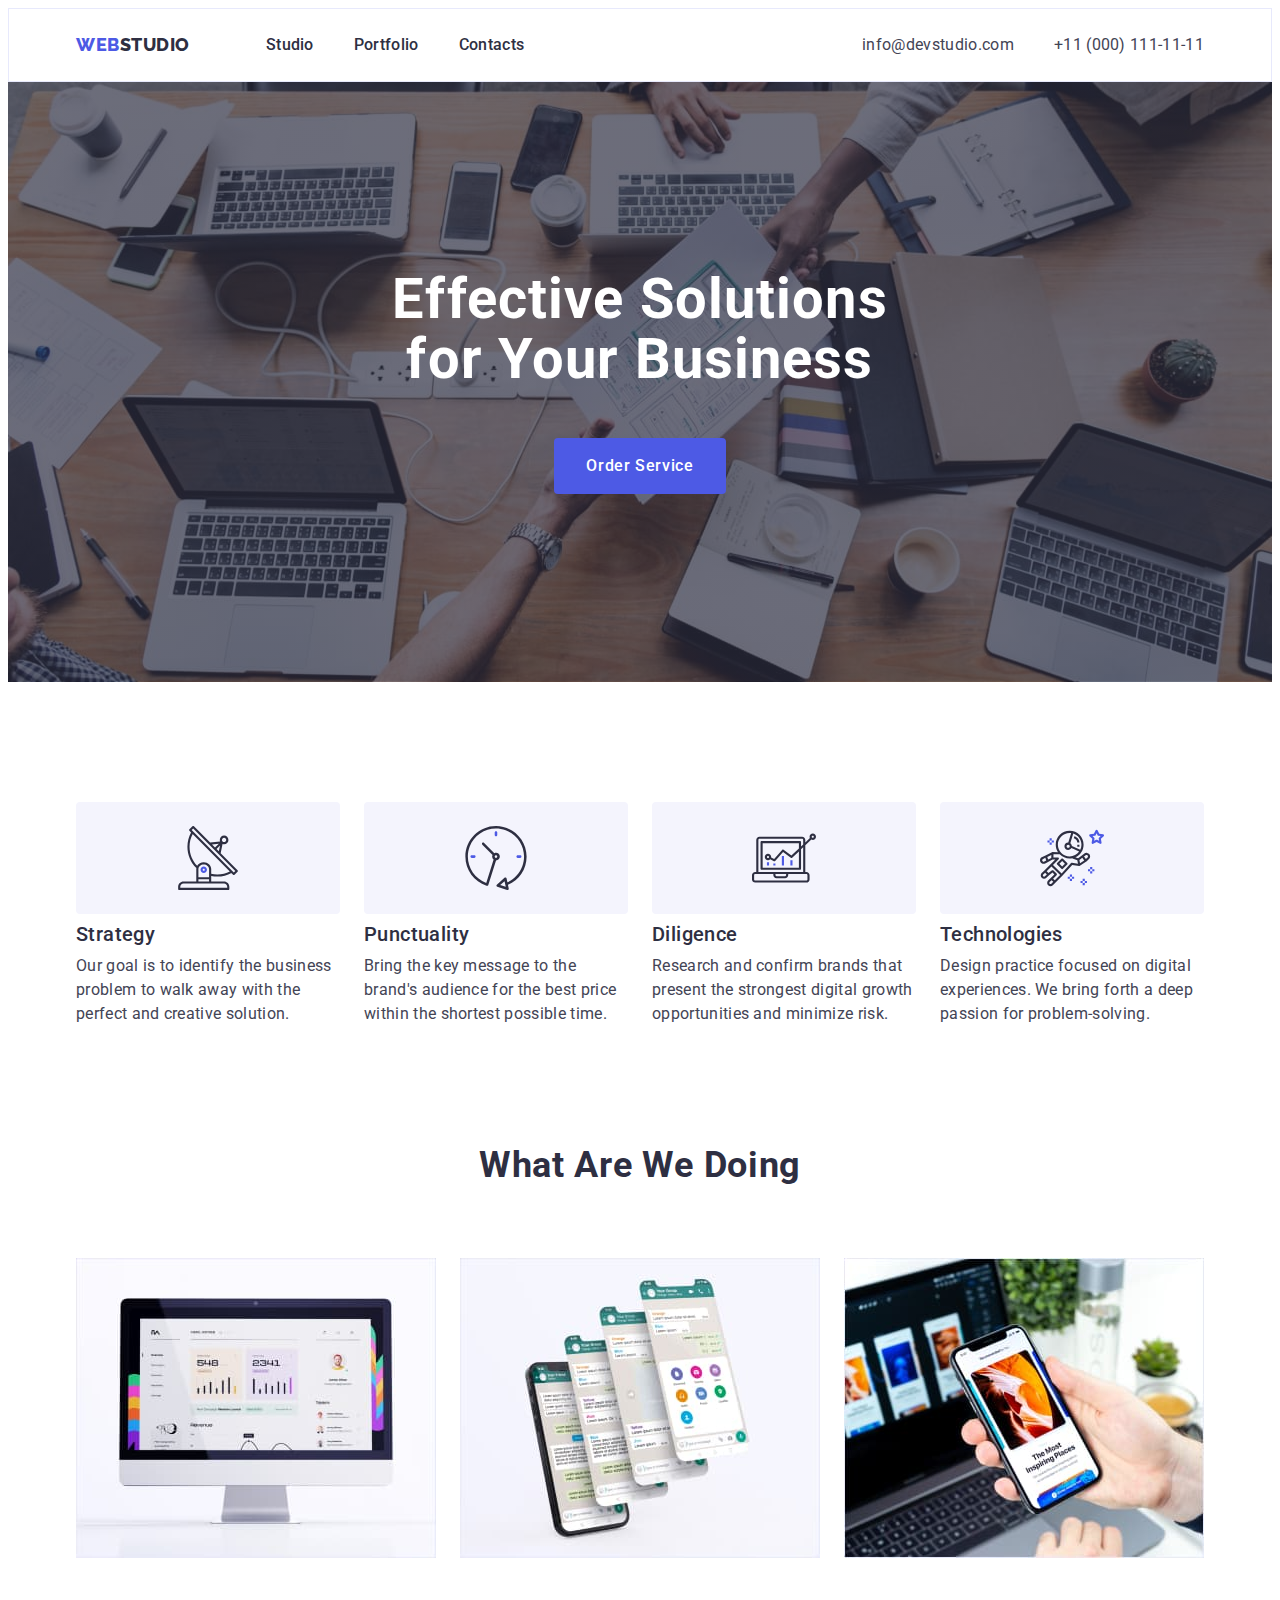
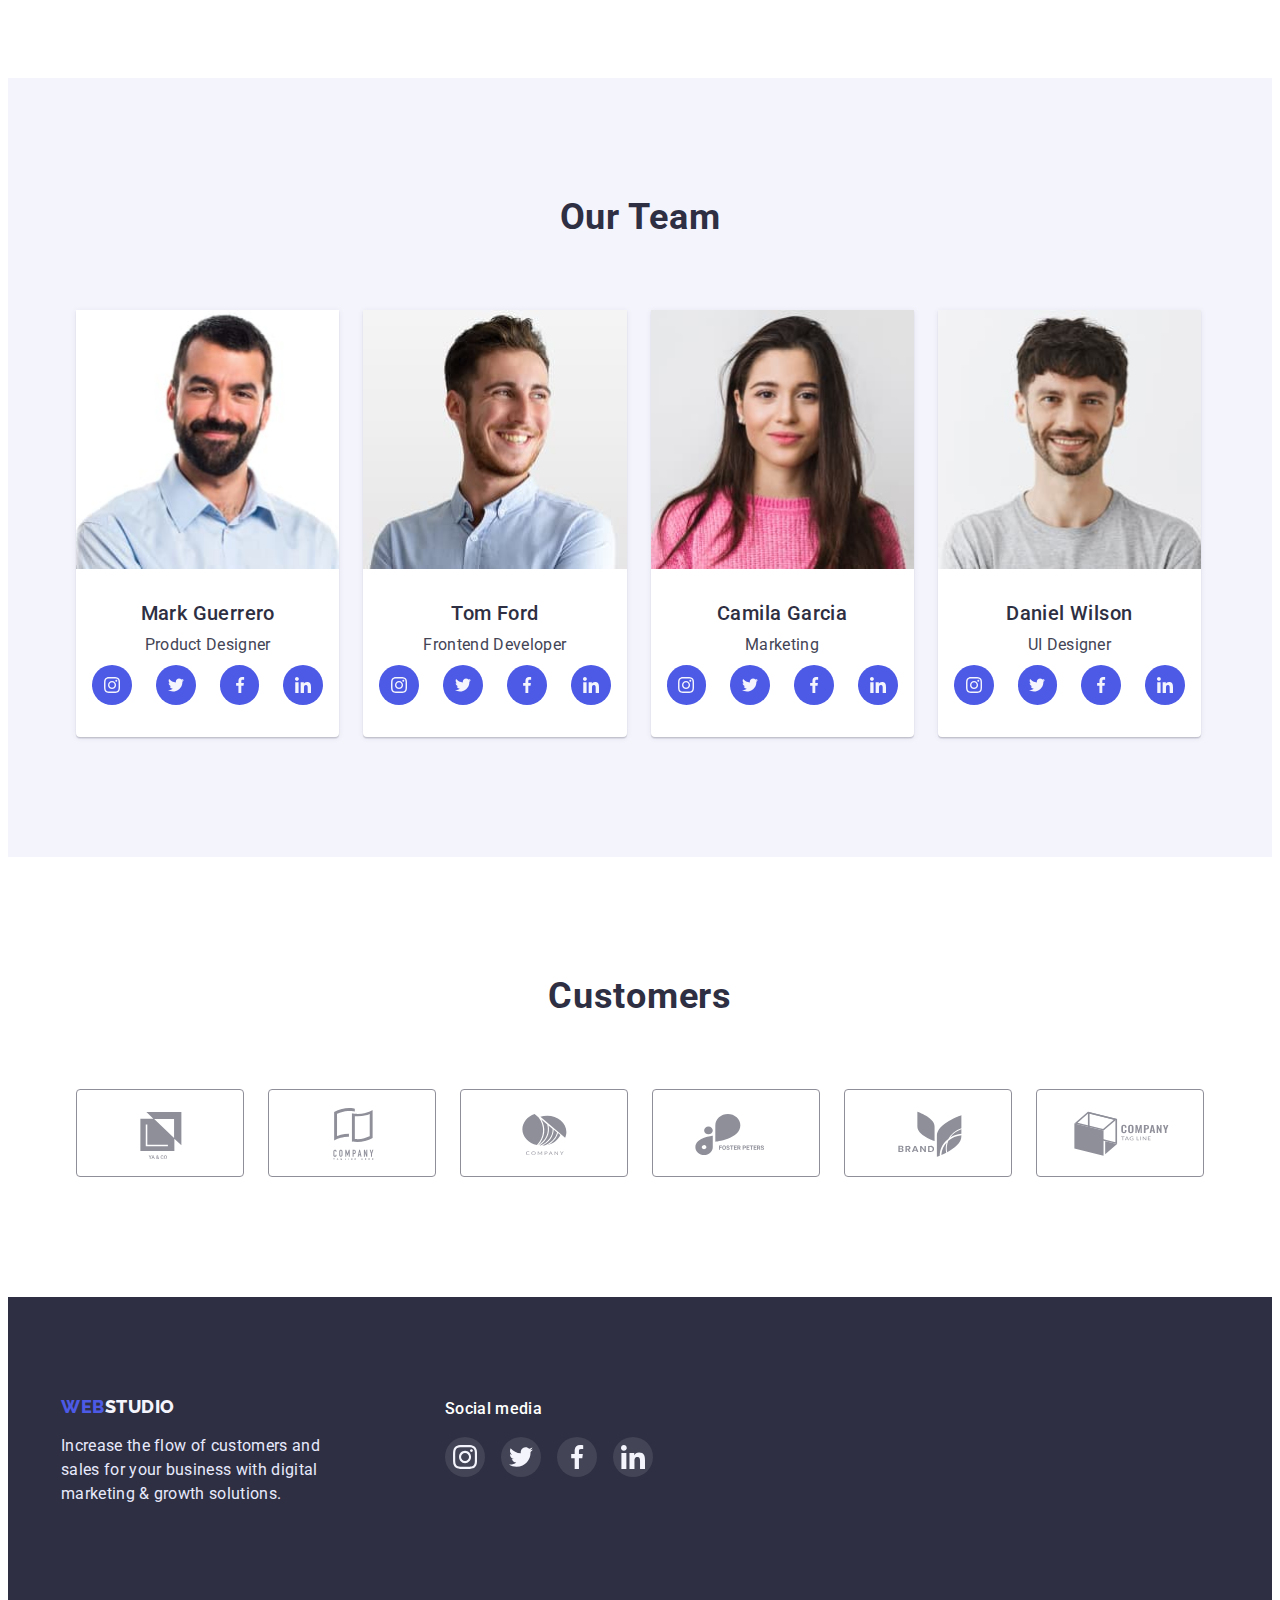
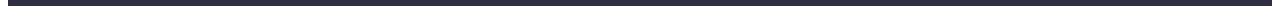
<file: index.html>
<!DOCTYPE html>
<html lang="en">
    <head>
            <meta charset="UTF-8">
            <meta http-equiv="X-UA-Compatible" content="IE=edge">
            <meta name="viewport" content="width=device-width, initial-scale=1.0">
            <title>WebStudio</title>
            <link rel="stylesheet" href="https://cdnjs.cloudflare.com/ajax/libs/modern-normalize/1.1.0/modern-normalize.min.css" integrity="sha512-wpPYUAdjBVSE4KJnH1VR1HeZfpl1ub8YT/NKx4PuQ5NmX2tKuGu6U/JRp5y+Y8XG2tV+wKQpNHVUX03MfMFn9Q==" crossorigin="anonymous" referrerpolicy="no-referrer">
            <link rel="preconnect" href="https://fonts.googleapis.com">
            <link rel="preconnect" href="https://fonts.gstatic.com" crossorigin>
            <link href="https://fonts.googleapis.com/css2?family=Raleway:wght@800&family=Roboto:wght@400;500;700;900&display=swap" rel="stylesheet">
            <link rel="stylesheet" href="./css/styles.css">
    </head>
    <body >
        <header class="header">
            <div class="container header-container">
                <nav class="header-navigation">
                    <a href="./index.html" class="header-logo link"><span class="logo-span">Web</span>studio</a>
                    <ul class="header-list list ">
                        <li class="header-item "><a href="./index.html" class="header-link link">Studio</a></li>
                        <li class="header-item"><a href="./portfolio.html" class="header-link link">Portfolio</a></li>
                        <li class="header-item"><a href="" class="header-link link">Contacts</a></li>
                    </ul>
                </nav>
                <address class="header-adress">
                    <ul class="header-adress-list list">
                        <li class="header-adress-link"><a href="mailto:info@devstudio.com" class="header-mail link">info@devstudio.com</a></li>
                        <li class="header-adress-link"><a href="tel:+110001111111" class="header-telephon link">+11 (000) 111-11-11</a></li>
                    </ul>
                </address>
            </div>
        </header>
        <main class="main">
            <!-- hero saction -->
            <section class="hero-saction ">
                <div class="container">
                    <h1 class="hero-head">Effective Solutions
                        for Your Business</h1>
                    <button type="button" class="hero-btn">Order Service</button>
                </div>    
            </section>
            <!--/hero section-->

            <!--Advantages section 2-->
            <section class="section">
                <div class="container">
                    <h2 class="adventages-head visual-hidden">Advantages</h2>
                    <ul class="adventages-list list">
                        <li class="adventages-item">
                            <div class="advantages-icon">
                                <svg class="advantages-image" width="64px" height="64px">
                                    <use href="./images/symbol-defs.svg#icon-antenna"></use>
                                </svg>
                            </div>
                            <h3 class="adventages-title">Strategy</h3>
                            <p class="adventages-text">Our goal is to identify the business
                        
                                problem to walk away with the perfect and creative solution.</p>
                        </li>
                        <li class="adventages-item">
                            <div class="advantages-icon">
                                <svg class="advantages-image" width="64px" height="64px">
                                    <use href="./images/symbol-defs.svg#icon-clock"></use>
                                </svg>
                            </div>
                            <h3 class="adventages-title">Punctuality</h3>
                            <p class="adventages-text">Bring the key message to the brand's audience for the best price within the shortest possible time.</p>
                        </li>

                        <li class="adventages-item">
                            <div class="advantages-icon">
                                <svg class="advantages-image" width="64px" height="64px">
                                    <use href="./images/symbol-defs.svg#icon-diagram"></use>
                                </svg>
                            </div>
                            <h3 class="adventages-title">Diligence</h3>
                            <p class="adventages-text">Research and confirm brands that present the strongest digital growth opportunities and minimize risk.</p>
                        </li>
                        <li class="adventages-item">
                            <div class="advantages-icon">
                                <svg class="advantages-image" width="64px" height="64px">
                                    <use href="./images/symbol-defs.svg#icon-astronaut"></use>
                                </svg>
                            </div>
                            <h3 class="adventages-title">Technologies</h3>
                            <p class="adventages-text">Design practice focused on digital experiences. We bring forth a deep passion for problem-solving.</p>
                        </li>
                    </ul>
                </div>
            </section>
            <!--/Advantages-->

            <!--What are we doing section 3-->
            <section class="what-we-doing-section">
                <div class="container">
                    <h2 class="what-we-doing-title">What are we doing</h2>
                    <ul class="what-we-doing-list list">
                        <li class="what-we-doing-item"><img class="what-we-doing-img" src="./images/images1-1.jpg" alt="foto" width="360"></li>
                        <li class="what-we-doing-item"><img class="what-we-doing-img" src="./images/images2-2.jpg" alt="foto" width="360"></li>
                        <li class="what-we-doing-item"><img class="what-we-doing-img" src="./images/images3-3.jpg" alt="foto" width="360"></li>
                    </ul>
                </div>
            </section>
            <!--/What are we doing-->

            <!--Our Team section 4-->
            <section class="our-team-section section">
               <div class="container our-team-container">
                    <h2 class="our-team-head">Our Team</h2>
                    <ul class="our-team-list list">
                        <li class="our-team-item">
                            <img class="our-team-img" src="./images/images1.jpg" alt="mark" width="264">
                            <div class="our-team-text-block">
                                <h3 class="our-team-title">Mark Guerrero</h3>
                                <p class="our-team-text">Product Designer</p>
                                <ul class="our-times-social-list list">
                                    <li class="our-times-social-item">
                                        <a href="" class="our-times-social-link">
                                            <svg class="our-tines-social-icon" width="16px" height="16px">
                                                <use href="./images/symbol-defs.svg#icon-instagram"></use>
                                            </svg>
                                        </a>
                                    </li>
                                    <li class="our-times-social-item">
                                        <a href="" class="our-times-social-link">
                                            <svg class="our-tines-social-icon" width="16px" height="16px">
                                                <use href="./images/symbol-defs.svg#icon-twitter"></use>
                                            </svg>
                                        </a>
                                    </li>
                                    <li class="our-times-social-item">
                                        <a href="" class="our-times-social-link">
                                            <svg class="our-tines-social-icon" width="16px" height="16px">
                                                <use href="./images/symbol-defs.svg#icon-facebook"></use>
                                            </svg>
                                        </a>
                                    </li>
                                    <li class="our-times-social-item">
                                        <a href="" class="our-times-social-link">
                                            <svg class="our-tines-social-icon" width="16px" height="16px">
                                                <use href="./images/symbol-defs.svg#icon-linkedin"></use>
                                            </svg>
                                        </a>
                                    </li>
                                </ul>
                            </div>
                        </li>
                        <li class="our-team-item">
                            <img class="our-team-img" src="./images/images2.jpg" alt="tom" width="264">
                            <div class="our-team-text-block">
                                <h3 class="our-team-title">Tom Ford</h3>
                                <p class="our-team-text">Frontend Developer</p>
                                <ul class="our-times-social-list list">
                                    <li class="our-times-social-item">
                                        <a href="" class="our-times-social-link">
                                            <svg class="our-tines-social-icon" width="16px" height="16px">
                                                <use href="./images/symbol-defs.svg#icon-instagram"></use>
                                            </svg>
                                        </a>
                                    </li>
                                    <li class="our-times-social-item">
                                        <a href="" class="our-times-social-link">
                                            <svg class="our-tines-social-icon" width="16px" height="16px">
                                                <use href="./images/symbol-defs.svg#icon-twitter"></use>
                                            </svg>
                                        </a>
                                    </li>
                                    <li class="our-times-social-item">
                                        <a href="" class="our-times-social-link">
                                            <svg class="our-tines-social-icon" width="16px" height="16px">
                                                <use href="./images/symbol-defs.svg#icon-facebook"></use>
                                            </svg>
                                        </a>
                                    </li>
                                    <li class="our-times-social-item">
                                        <a href="" class="our-times-social-link">
                                            <svg class="our-tines-social-icon" width="16px" height="16px">
                                                <use href="./images/symbol-defs.svg#icon-linkedin"></use>
                                            </svg>
                                        </a>
                                    </li>
                                </ul>
                            </div>
                        </li>
                        <li class="our-team-item">
                            <img class="our-team-img" src="./images/images3.jpg" alt="Camila" width="264">
                            <div class="our-team-text-block">
                                <h3 class="our-team-title">Camila Garcia</h3>
                                <p class="our-team-text">Marketing</p>
                                <ul class="our-times-social-list list">
                                    <li class="our-times-social-item">
                                        <a href="" class="our-times-social-link">
                                            <svg class="our-tines-social-icon" width="16px" height="16px">
                                                <use href="./images/symbol-defs.svg#icon-instagram"></use>
                                            </svg>
                                        </a>
                                    </li>
                                    <li class="our-times-social-item">
                                        <a href="" class="our-times-social-link">
                                            <svg class="our-tines-social-icon" width="16px" height="16px">
                                                <use href="./images/symbol-defs.svg#icon-twitter"></use>
                                            </svg>
                                        </a>
                                    </li>
                                    <li class="our-times-social-item">
                                        <a href="" class="our-times-social-link">
                                            <svg class="our-tines-social-icon" width="16px" height="16px">
                                                <use href="./images/symbol-defs.svg#icon-facebook"></use>
                                            </svg>
                                        </a>
                                    </li>
                                    <li class="our-times-social-item">
                                        <a href="" class="our-times-social-link">
                                            <svg class="our-tines-social-icon" width="16px" height="16px">
                                                <use href="./images/symbol-defs.svg#icon-linkedin"></use>
                                            </svg>
                                         </a>
                                    </li>
                                </ul>
                            </div>
                        </li>
                        <li class="our-team-item">
                            <img class="our-team-img"  src="./images/images4.jpg" alt="Daniel" width="264">
                            <div class="our-team-text-block">
                                <h3 class="our-team-title">Daniel Wilson</h3>
                                <p class="our-team-text">UI Designer</p>
                                <ul class="our-times-social-list list">
                                    <li class="our-times-social-item">
                                        <a href="" class="our-times-social-link">
                                            <svg class="our-tines-social-icon" width="16px" height="16px">
                                                <use href="./images/symbol-defs.svg#icon-instagram"></use>
                                            </svg>
                                        </a>
                                    </li>
                                    <li class="our-times-social-item">
                                        <a href="" class="our-times-social-link">
                                            <svg class="our-tines-social-icon" width="16px" height="16px">
                                                <use href="./images/symbol-defs.svg#icon-twitter"></use>
                                            </svg>
                                        </a>
                                    </li>
                                    <li class="our-times-social-item">
                                        <a href="" class="our-times-social-link">
                                            <svg class="our-tines-social-icon" width="16px" height="16px">
                                                <use href="./images/symbol-defs.svg#icon-facebook"></use>
                                            </svg>
                                        </a>
                                    </li>
                                    <li class="our-times-social-item">
                                        <a href="" class="our-times-social-link">
                                            <svg class="our-tines-social-icon" width="16px" height="16px">
                                                <use href="./images/symbol-defs.svg#icon-linkedin"></use>
                                            </svg>
                                        </a>
                                    </li>
                                </ul>
                            </div>
                        </li>
                    </ul>
               </div>
            </section>
            <!--/Our Team-->

             <!--customers-->

            <section class="customers-section">
                <div class="customers-container">
                    <h2 class="customers-title">Customers</h2>
                    <ul class="customers-list list" >
                        <li class="customers-item">
                            <a href="" class="customer-link">
                                <svg class="customer-image" width="104px" height="56px">
                                    <use href="./images/symbol-defs.svg#icon-logo6"></use>
                                </svg>
                            </a>
                        </li>
                        <li class="customers-item">
                            <a href="" class="customer-link">
                                <svg class="customer-image" width="104px" height="56px">
                                    <use href="./images/symbol-defs.svg#icon-logo1"></use>
                                </svg>
                            </a>
                        </li>
                        <li class="customers-item">
                            <a href="" class="customer-link">
                                <svg class="customer-image" width="104px" height="56px">
                                    <use href="./images/symbol-defs.svg#icon-logo2"></use>
                                </svg>
                            </a>
                        </li>
                        <li class="customers-item">
                            <a href="" class="customer-link">
                                <svg class="customer-image" width="104px" height="56px">
                                    <use href="./images/symbol-defs.svg#icon-logo3"></use>
                                </svg>
                            </a>
                        </li>
                        <li class="customers-item">
                            <a href="" class="customer-link">
                                <svg class="customer-image" width="104px" height="56px">
                                    <use href="./images/symbol-defs.svg#icon-logo4"></use>
                                </svg>
                            </a>
                        </li>
                        <li class="customers-item">
                            <a href="" class="customer-link">
                                <svg class="customer-image" width="104px" height="56px">
                                    <use href="./images/symbol-defs.svg#icon-logo5"></use>
                                </svg>
                            </a>
                        </li>
                    </ul>

                </div>
            </section>
        </main>

        <!--/customers-->
            
        <footer class="footer">
            <div class="container-footer">
                <div class="footer-section">
                    <ul class="footer-list list">       
                        <li class="footer-item"><a href="./index.html" class="footer-logo link"><span class="logo-span">Web</span>Studio</a></li>
                        <li class="footer-item"><p class="footer-text">Increase the flow of customers and sales for your business with digital marketing & growth solutions.</p></li>
                    </ul>
                </div>
                <div class="footer-section">
                    <div class="footer-social-section">
                        <p class="footer-social-title">Social media</p>
                        <ul class="footer-social-lisst list">
                            <li class="footer-social-item">
                                <a href="" class="footer-social-link link">
                                    <svg class="footer-social-image" width="24px" height="24px">
                                        <use href="./images/symbol-defs.svg#icon-instagram"></use>
                                    </svg>
                                </a>
                            </li>
                            <li class="footer-social-item">
                                <a href="" class="footer-social-link link">
                                    <svg class="footer-social-image" width="24px" height="24px">
                                        <use href="./images/symbol-defs.svg#icon-twitter"></use>
                                    </svg>
                                </a>
                            </li>
                            <li class="footer-social-item">
                                <a href="" class="footer-social-link link">
                                    <svg class="footer-social-image" width="24px" height="24px">
                                            <use href="./images/symbol-defs.svg#icon-facebook"></use>
                                    </svg>
                                </a>
                            </li>
                            <li class="footer-social-item">
                                <a href="" class="footer-social-link link">
                                    <svg class="footer-social-image" width="24px" height="24px">
                                        <use href="./images/symbol-defs.svg#icon-linkedin"></use>
                                    </svg>
                                </a>
                            </li>
                        </ul>
                    </div>
                </div>       
            </div>   
                
        </footer>
    </body>
</html>
</file>
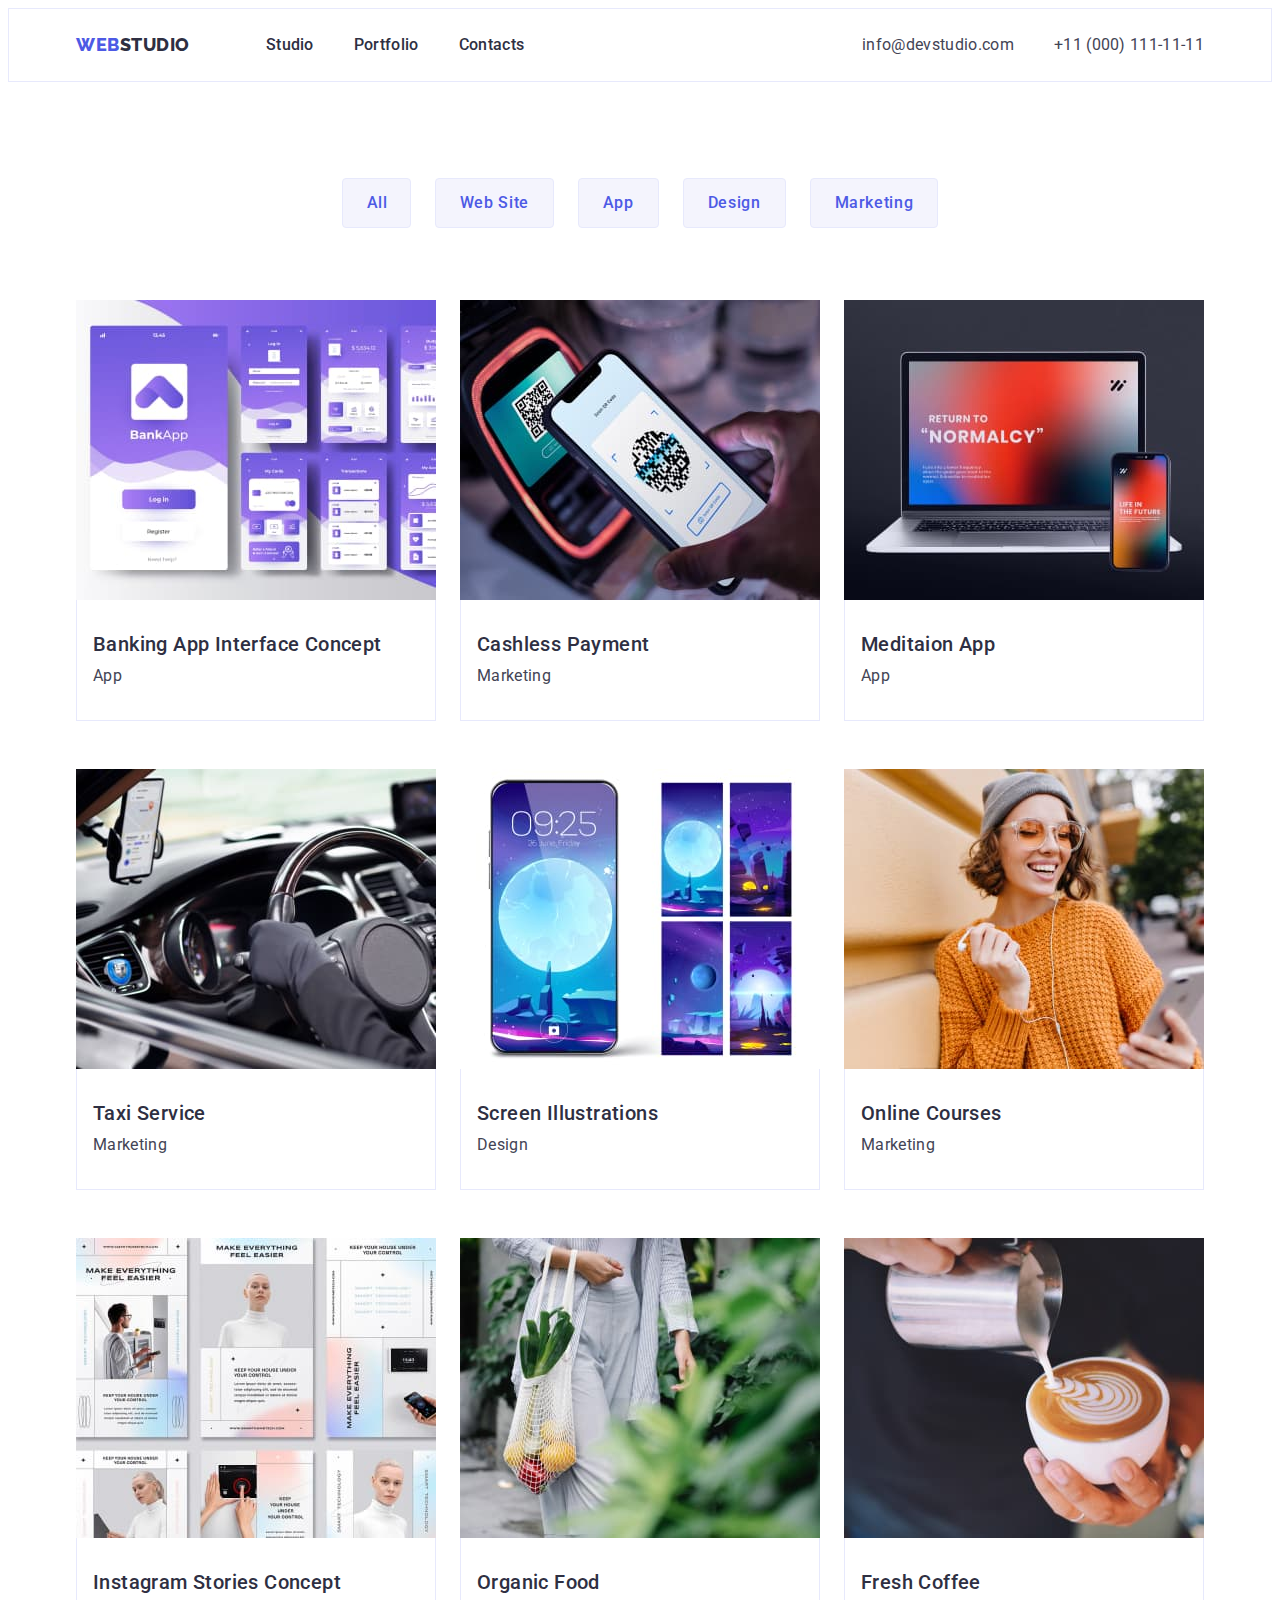
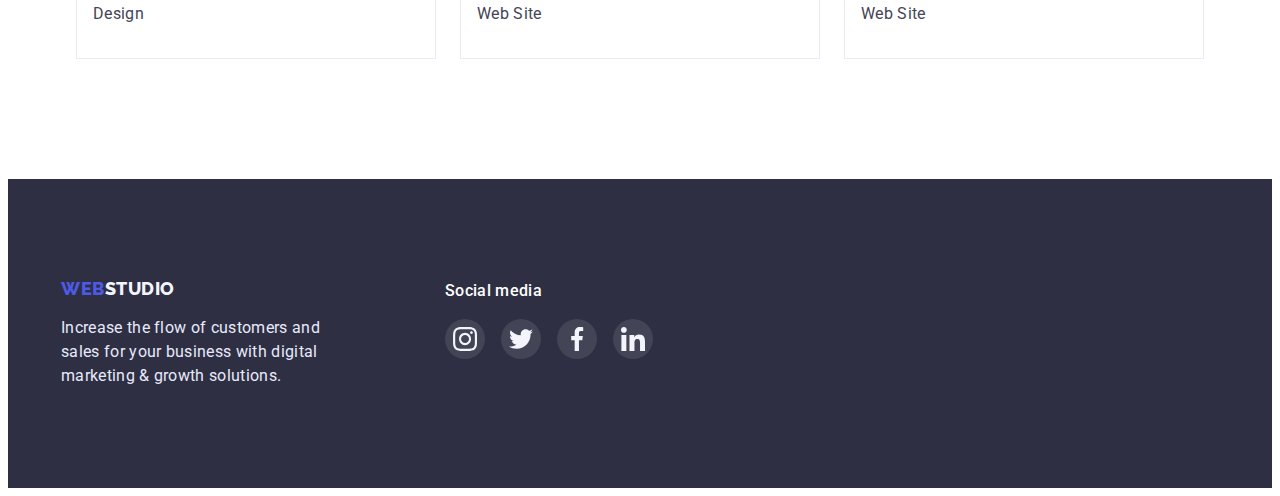
<file: portfolio.html>
<!DOCTYPE html>
<html lang="en">
<head>
    <meta charset="UTF-8">
    <meta http-equiv="X-UA-Compatible" content="IE=edge">
    <meta name="viewport" content="width=device-width, initial-scale=1.0">
    <title>Portfolio</title>
    <link rel="stylesheet" href="https://cdnjs.cloudflare.com/ajax/libs/modern-normalize/1.1.0/modern-normalize.min.css" integrity="sha512-wpPYUAdjBVSE4KJnH1VR1HeZfpl1ub8YT/NKx4PuQ5NmX2tKuGu6U/JRp5y+Y8XG2tV+wKQpNHVUX03MfMFn9Q==" crossorigin="anonymous" referrerpolicy="no-referrer" >
    <link rel="preconnect" href="https://fonts.googleapis.com">
    <link rel="preconnect" href="https://fonts.gstatic.com" crossorigin>
    <link href="https://fonts.googleapis.com/css2?family=Raleway:wght@800&family=Roboto:wght@400;500;700;900&display=swap" rel="stylesheet">
    <link rel="stylesheet" href="./css/styles.css">
</head>
<body>
    <header class="header">
        <div class="container header-container">
            <nav class="header-navigation">
                <a href="./index.html" class="header-logo link"><span class="logo-span">Web</span>studio</a>
                <ul class="header-list list ">
                    <li class="header-item "><a href="./index.html" class="header-link link">Studio</a></li>
                    <li class="header-item"><a href="./portfolio.html" class="header-link link">Portfolio</a></li>
                    <li class="header-item"><a href="" class="header-link link">Contacts</a></li>
                </ul>
            </nav>
            <address class="header-adress">
                <ul class="header-adress-list list">
                    <li class="header-adress-link"><a href="mailto:info@devstudio.com" class="header-mail link">info@devstudio.com</a></li>
                    <li class="header-adress-link"><a href="tel:+110001111111" class="header-telephon link">+11 (000) 111-11-11</a></li>
                </ul>
            </address>
        </div>
    </header>
    
        

    <main class="portfolio-main">
        <section class="portfolio-section">
            <div class="portfolio-container container">
                <h1 class="portfolio-head visual-hidden">Portfolio</h1>
    
                <!-- Portfolio filtres -->
    
                <ul class="portfolio-list list">
                    <Li class="portfolio-item">
                        <a href="" class="portfolio-link link">
                            <button type="button" class="portfolio-btn portfolio-btn-all">All</button>
                        </a>
                    </Li>
                    <Li class="portfolio-item">
                        <a href="" class="portfolio-link link">
                            <button type="button" class="portfolio-btn">Web Site</button>
                        </a>
                    </Li>
                    <Li class="portfolio-item">
                        <a href="" class="portfolio-link link">
                            <button type="button" class="portfolio-btn">App</button>
                        </a>
                    </Li>
                    <Li class="portfolio-item">
                        <a href="" class="portfolio-link link">
                            <button type="button" class="portfolio-btn">Design</button>
                        </a></Li>
                    <Li class="portfolio-item">
                        <a href="" class="portfolio-link link">
                            <button type="button" class="portfolio-btn">Marketing</button>
                        </a>
                    </Li>
                </ul>
            <!-- /Portfolio filtres -->
                <ul class="cards-list">
                    <li class="cards-items">
                        <a href="" class="cards-link link">
                            <img class="cards-img" src="./images/sample-images/1.jpg" alt="interface" width="360" height="300">
                            <div class="cards-border">
                                <h2 class="cards-title">Banking App Interface Concept</h2>
                                <p class="cards-text">App</p>
                            </div>
                        </a>        
                    </li>
                    <li class="cards-items">
                        <a href="" class="cards-link link">
                            <img class="cards-img" src="./images/sample-images/2.jpg" alt="cashless payment" width="360" height="300">
                            <div class="cards-border">
                                <h2 class="cards-title">Cashless Payment</h2>
                                <p class="cards-text">Marketing</p>
                            </div>
                        </a>        
                    </li>
                    <li class="cards-items">
                        <a href="" class="cards-link link">
                            <img class="cards-img" src="./images/sample-images/3.jpg" alt="laptop" width="360" height="300">
                            <div class="cards-border">
                                <h2 class="cards-title">Meditaion App</h2>
                                <p class="cards-text">App</p>
                            </div>
                        </a>        
                    </li>
                    <li class="cards-items">
                        <a href="" class="cards-link link">
                            <img class="cards-img" src="./images/sample-images/4.jpg" alt="interior of the car" width="360" height="300">
                           <div class="cards-border">
                                <h2 class="cards-title">Taxi Service</h2>
                                <p class="cards-text">Marketing</p>
                            </div>
                        </a>        
                          
                    </li>
                    <li class="cards-items">
                        <a href="" class="cards-link link">
                            <img class="cards-img" src="./images/sample-images/5.jpg" alt="smartphone" width="360" height="300">
                            <div class="cards-border">
                                <h2 class="cards-title">Screen Illustrations</h2>
                                <p class="cards-text">Design</p>
                            </div>
                        </a>        
                    </li>
                    <li class="cards-items">
                        <a href="" class="cards-link link">
                            <img class="cards-img" src="./images/sample-images/6.jpg" alt="woman" width="360" height="300">
                            <div class="cards-border">
                                <h2 class="cards-title">Online Courses</h2>
                                <p class="cards-text">Marketing</p>
                            </div>
                        </a>   
                    </li>
                    <li class="cards-items">
                        <a href="" class="cards-link link">
                            <img class="cards-img" src="./images/sample-images/7.jpg" alt="instagram interface" width="360" height="300">
                            <div class="cards-border">
                                <h2 class="cards-title">Instagram Stories Concept</h2>
                                <p class="cards-text"> Design</p>
                            </div>
                        </a>        
                    </li>
                    <li class="cards-items">
                        <a href="" class="cards-link link">
                                <img class="cards-img" src="./images/sample-images/8.jpg" alt="bag with vegetables" width="360" height="300">
                                <div class="cards-border">
                                    <h2 class="cards-title">Organic Food</h2>
                                    <p class="cards-text">Web Site</p>
                                </div>
                        </a>        
                    </li>
                    <li class="cards-items">
                        <a href="" class="cards-link link">
                            <img class="cards-img" src="./images/sample-images/9.jpg" alt="fresh cofe" width="360" height="300">
                            <div class="cards-border">
                                <h2 class="cards-title">Fresh Coffee</h2>
                                <p class="cards-text">Web Site</p>
                            </div>
                        </a>        
                        
                    </li>
                </ul>  

                <!--/Samples -->

            </div>
        </section>
    </main>
    
    <footer class="footer">
        <div class="container-footer">
            <div class="footer-section">
                <ul class="footer-list list">       
                    <li class="footer-item"><a href="./index.html" class="footer-logo link"><span class="logo-span">Web</span>Studio</a></li>
                    <li class="footer-item"><p class="footer-text">Increase the flow of customers and sales for your business with digital marketing & growth solutions.</p></li>
                </ul>
            </div>
            <div class="footer-section">
                <div class="footer-social-section">
                    <p class="footer-social-title">Social media</p>
                    <ul class="footer-social-lisst list">
                        <li class="footer-social-item">
                            <a href="" class="footer-social-link link">
                                <svg class="footer-social-image" width="24px" height="24px">
                                    <use href="./images/symbol-defs.svg#icon-instagram"></use>
                                </svg>
                            </a>
                        </li>
                        <li class="footer-social-item">
                            <a href="" class="footer-social-link link">
                                <svg class="footer-social-image" width="24px" height="24px">
                                    <use href="./images/symbol-defs.svg#icon-twitter"></use>
                                </svg>
                            </a>
                        </li>
                        <li class="footer-social-item">
                            <a href="" class="footer-social-link link">
                                <svg class="footer-social-image" width="24px" height="24px">
                                        <use href="./images/symbol-defs.svg#icon-facebook"></use>
                                </svg>
                            </a>
                        </li>
                        <li class="footer-social-item">
                            <a href="" class="footer-social-link link">
                                <svg class="footer-social-image" width="24px" height="24px">
                                    <use href="./images/symbol-defs.svg#icon-linkedin"></use>
                                </svg>
                            </a>
                        </li>
                    </ul>
                </div>
            </div>       
        </div>   
            
    </footer>
</body>
</html>
</file>
<file: css/styles.css>
body{
     font-family: "Roboto",sans-serif;
     color: var(--brand-color)
}
:root {
    --brand-color: #2E2F42;
    --fiolet:#4D5AE5;
    --ocean:#404BBF;
    --gray:#434455;
    --white-logo:#F4F4FD;
    --white:#FFFFFF;
    --footer-text:#E7E9FC;
    --green:#31D0AA;
}

*,
*::before,
*::after {
    box-sizing: border-box;
}

h1,h2,h3,h4,h5,h6,p{
    margin: 0;
}

ul{
    margin: 0;
    padding: 0;
}

.container{
    width: 1158px;
    margin: 0 auto;
    padding: 0 15px;
}

.list{
    list-style-type:none;
}

.link{
    text-decoration: none;
}

/*-----header--------*/

.header {
    padding: 24px 0;
    border-width: 1px;
    border-color:var(--footer-text);
    border-style: solid;
}

.header-container{
    display: flex;
}

.header-navigation {
    display: flex;
    align-items: center;
    margin-right:auto;
}

.header-logo {
    font-family: "Raleway", sans-serif;
    font-weight: 800;
    font-size: 18px;
    line-height: 1.33;
    letter-spacing: 0.03em;
    text-transform: uppercase;
    color: var(--brand-color);
    margin-right: 76px;
}

.logo-span{
    color: var(--fiolet);
}

.header-list { 
    display: flex; 
    gap: 40px; 
}

.header-item {
}

.header-link {
    font-weight:500;
    font-size: 16px;
    line-height: 1.5;
    letter-spacing: 0.02em;
    color: var(--brand-color);
}

.header-link:hover,
.header-mail:hover,
.header-telephon:hover,
.header-mail:focus,
.header-telephon:focus,
.header-link:focus{
    color:var(--ocean);
}

.header-adress { 
   

}

.header-adress-list  {
    display: flex;
    align-items: center;
    justify-content: flex-end;
 
}

.header-adress-link { 
    margin-left: 40px;   
    
}

.header-mail{
    color:var(--gray);
    font-style: normal;
    font-size: 16px;
    line-height: 1.5;
    letter-spacing: 0.02em;
   
}

.header-telephon{
    color:var(--gray);
    font-style: normal;
    font-size: 16px;
    line-height: 1.5;
    letter-spacing: 0.02em;
    
}

/*-----/header--------*/

.main {
    

}
/*-----hero--------*/


.hero-saction {
    padding: 188px 0;
    background-image: linear-gradient(rgba(46, 47, 66, 0.7), rgba(46, 47, 66, 0.7)), url(../images/bacground-imag/image1.jpg);
    background-repeat: no-repeat;
    background-position: center;
    background-size:cover;
    max-width: 1440px;
    margin: 0 auto;
    
    
   
}



.hero-head {
    font-size: 56px;
    line-height: 1.07;
    text-align: center;
    letter-spacing: 0.02em;
    color:var(--white);
    display: block;
    max-width: 496px;
    margin: 0 auto 48px auto;
}

.hero-btn {
    font-family: inherit;
    font-weight: 500;
    font-size: 16px;
    line-height: 1.5;
    letter-spacing: 0.04em;
    color: var(--white);
    background-color: var(--fiolet);
    border: none;
    cursor: pointer;
    min-width: 169px;
    border-radius: 4px;
    display: block;
    margin: auto;
    padding: 16px 32px;

}

.hero-btn:focus,
.hero-btn:hover{ 
    background-color:var(--ocean);
}

/*-----/hero--------*/

/*-----advantages-------*/

.section {
    padding: 120px 0 120px ;


 
}




.visual-hidden{
    position: absolute;
    width: 1px;
    height: 1px;
    margin: -1px;
    border: 0;
    padding: 0;

    white-space: nowrap;
    clip-path: inset(100%);
    clip: rect(0 0 0 0);
    overflow: hidden;
}

.adventages-head {
    font-size: 36px;
    line-height: 1.11;
    text-align: center;
    letter-spacing: 0.02em; 
    opacity: 0;
    outline-offset: 0;
       
}
.adventages-list {
    display: flex;
    gap: 24px;
    width: calc((100%-72px)/4);
   
}

.adventages-item {
   
}

.adventages-title {
    font-weight: 500;
    font-size: 20px;
    line-height: 1.2;
    letter-spacing: 0.02em;
    margin-bottom: 8px;
    min-width: 264px;
}

.adventages-text {
    font-size: 16px;
    line-height: 1.5;
    letter-spacing: 0.02em;
    color: var(--gray);
}

.advantages-icon {
    display: flex;
    justify-content: center;
    align-items: center;
    margin-bottom: 8px;
    background-color:var(--white-logo);
    width: 264px;
    height: 112px;
    border-radius: 4px;
}

/*-----/advantages-------*/

/*-----what-we-doing-------*/

.what-we-doing-section {
    padding: 0 0 120px;
   
}


.what-we-doing-title {
    font-size: 36px;
    line-height: 1.11;
    text-align: center;
    letter-spacing: 0.02em;
    text-transform: capitalize;
    margin-bottom: 72px;
}

.what-we-doing-list {
    display: flex;
    column-gap: 24px;


   

}


.list {
}

.what-we-doing-item {
    display: block;
    max-width: 100%;
    height: auto;
    width: calc((100% - 48px) / 3);
  

}

.what-we-doing-img,
.our-team-img{
    display: block;
    max-width: 100%;
    height: auto;
}

/*-----/What-we-doing-------*/

/*-----our team-------*/

.our-team-section {
    background-color:var(--white-logo);
    



}

.our-team-container{
}

.our-team-head {
    font-size: 36px;
    line-height: 1.11;
    text-align: center;
    letter-spacing: 0.02em;
    text-transform: capitalize;
    margin-bottom: 72px;
}

.our-team-list {
    display: flex;
    column-gap: 24px;
 

    
}

.our-team-item { 
    background:var(--white);
    box-shadow: 0px 1px 6px rgba(46, 47, 66, 0.08), 0px 1px 1px rgba(46, 47, 66, 0.16), 0px 2px 1px rgba(46, 47, 66, 0.08);
    border-radius: 0px 0px 4px 4px;
    width: calc((100% - 75px) / 4);
    
}

.our-team-text-block{
    padding: 32px 16px;
    text-align: center;

}

.our-team-title {
    font-weight: 500;
    font-size: 20px;
    line-height: 1.2;
    letter-spacing: 0.02em;
    margin: 0 auto 8px;
    
}

.our-team-text {
    font-size: 16px;
    line-height: 1.5;
    letter-spacing: 0.02em;
    color: var(--gray);
}

.our-times-social-list {
    display: flex;
    justify-content: center;
    gap: 24px;
    margin-top: 8px;
}

.our-times-social-item {
    width: 40px;
    height: 40px;
}

.our-times-social-link {
    display: flex;
    justify-content: center;
    align-items: center;
    width: 100%;
    height: 100%;
    border-radius: 50px;
    background-color:var(--fiolet);

}

.our-team-social-icon{

}


.our-times-social-link:hover,
.our-times-social-link:focus{
   background-color: var(--ocean);
  
}

.our-team-social-icon:hover,
.our-team-social-icon:focus{

}


/*-----/our team-------*/

/*----customers-------*/

.customers-section {
    padding: 120px 0px;
   
    
}

.customers-container {
    padding: 0 15px;
    margin: 0 auto;
    
    
    
}

.customers-title {
    font-size: 36px;
    line-height: 1.11;
    text-align: center;
    letter-spacing: 0.02em;
    text-transform: capitalize;
    margin-bottom: 72px;
}

.customers-list {
    display: flex;
    gap: 24px;
    justify-content: center;
    
 

}

.customers-item {
    width:168px;
    height: 88px;
   
}



.customer-link {
    width: 100%;
    height: 100%;
    display: flex;
    justify-content: center;
    align-items: center;
    border: 1px solid #8E8F99;
    border-radius: 4px;
    color: #8E8F99;
   

}

.customer-image {
    fill: currentColor;
    
    
    
  
}

.customer-link:is(:hover, :focus){
    border: 1px solid var(--ocean);
    color: var(--ocean);
   

}



/*----/customers-------*/

/*-----footer-------*/

.footer {
    background-color:var(--brand-color); 
    background-position: center;
    padding: 100px 0px;
    
}

.container-footer{
    
    
    
    width: 1158px;
    margin: 0 auto;
    display: flex;
   


    


}

.footer-main-list{
    


}

.footer-list{
    margin-right: 120px;
}

.footer-logo-section{

}
.footer-logo {
    font-family: 'Raleway',sans-serif;
    font-weight: 800;
    font-size: 18px;
    line-height: 1.16;
    letter-spacing: 0.03em;
    text-transform: uppercase;
    color: var(--white-logo);
    margin:0 auto 16px 0;
    display: block;

}

.footer-text {
    font-size: 16px;
    line-height: 1.5;
    letter-spacing: 0.02em;
    color: var(--footer-text);
    max-width: 264px;
    margin-left: 0;
}

.footer-social-lisst {
    display: flex;
    gap: 16px;
    margin-top: 16px;

}

.footer-social-item {
    width: 40px;
    height: 40px;
}

.footer-social-link {
    display: flex;
    width: 100%;
    height: 100%;
    border-radius: 50%;
    background-color:var(--gray);
    justify-content: center;
    align-items: center;
}

.footer-social-image {}

.footer-social-title{
        font-family: 'Roboto',sans-serif;
        font-style: normal;
        font-weight: 500;
        font-size: 16px;
        line-height:1.5;
        letter-spacing: 0.02em;
        color: var(--white);

}

.footer-social-link:focus,
.footer-social-link:hover{
    background-color: var(--green);
   

}

/*-----/footer-------*/

/*-----portfolio-------*/

.portfolio-main{
  
}

.portfolio-section{
    padding:96px 0 120px ;
    
}



.portfolio-container {
   
}

.portfolio-head {
    font-size: 36px;
    line-height: 1.11;
    text-align: center;
    letter-spacing: 0.02em;
    text-transform: capitalize;
    opacity: 0;



}

.portfolio-list {
    display: flex;
    justify-content: center;
    column-gap: 24px;
    margin-bottom:  72px;
   
}
.portfolio-item {   
}

.portfolio-btn {
    background:var(--white-logo);
    border: 1px solid var(--footer-text);
    border-radius: 4px;
    font-family: 'Roboto', sans-serif;
    font-weight: 500;
    font-size: 16px;
    line-height: 1.5;
    letter-spacing: 0.04em;
    color:var(--fiolet);
    cursor: pointer;
    text-align: center;
    padding: 12px 24px;
}

.portfolio-btn-all {
    width: 69px;
} 

.portfolio-link{
    display: block;
    width: 100%;
    height: 100%;
    
}




.portfolio-btn:focus,
.portfolio-btn:hover {
    
    background: var(--ocean);
    box-shadow: 0px 3px 1px rgba(0, 0, 0, 0.1), 0px 2px 1px rgba(0, 0, 0, 0.08), 0px 2px 2px rgba(0, 0, 0, 0.12);
    color:var(--white);
    border-color:transparent;
}




/*-----/portfolio-------*/

/*-----cards-------*/

.cards{
    width: calc((100% - 48px) / 3);
    padding-bottom: 120px;

}

.cards-list {
    list-style-type:none;
    display: flex;
    flex-wrap: wrap;
    column-gap: 24px;
    row-gap: 48px;
}   

.cards-items {
    
}

.cards-link {
    display: block;
    
}

.cards-img{
    display: block;
    max-width: 100%;
    height: auto;
}

.cards-border{
    border-bottom: 1px solid var(--footer-text);
    border-right : 1px solid var(--footer-text);
    border-left:1px solid var(--footer-text);
    padding: 32px 16px;
}

.cards-title {
    font-weight: 500;
    font-size: 20px;
    line-height: 1.2;
    letter-spacing: 0.02em;
    color: var(--brand-color);
    margin-bottom: 8px;
}

.cards-text {
    font-size: 16px;
    line-height: 1.5;
    letter-spacing: 0.02em;
    color:var(--gray);
}


.cards-link:is(:hover, :focus) {
    box-shadow: 0px 2px 1px 0px rgba(46, 47, 66, 0.08),0px 1px 1px 0px rgba(46, 47, 66, 0.16);
}




/*-----/cards-------*/
</file>
